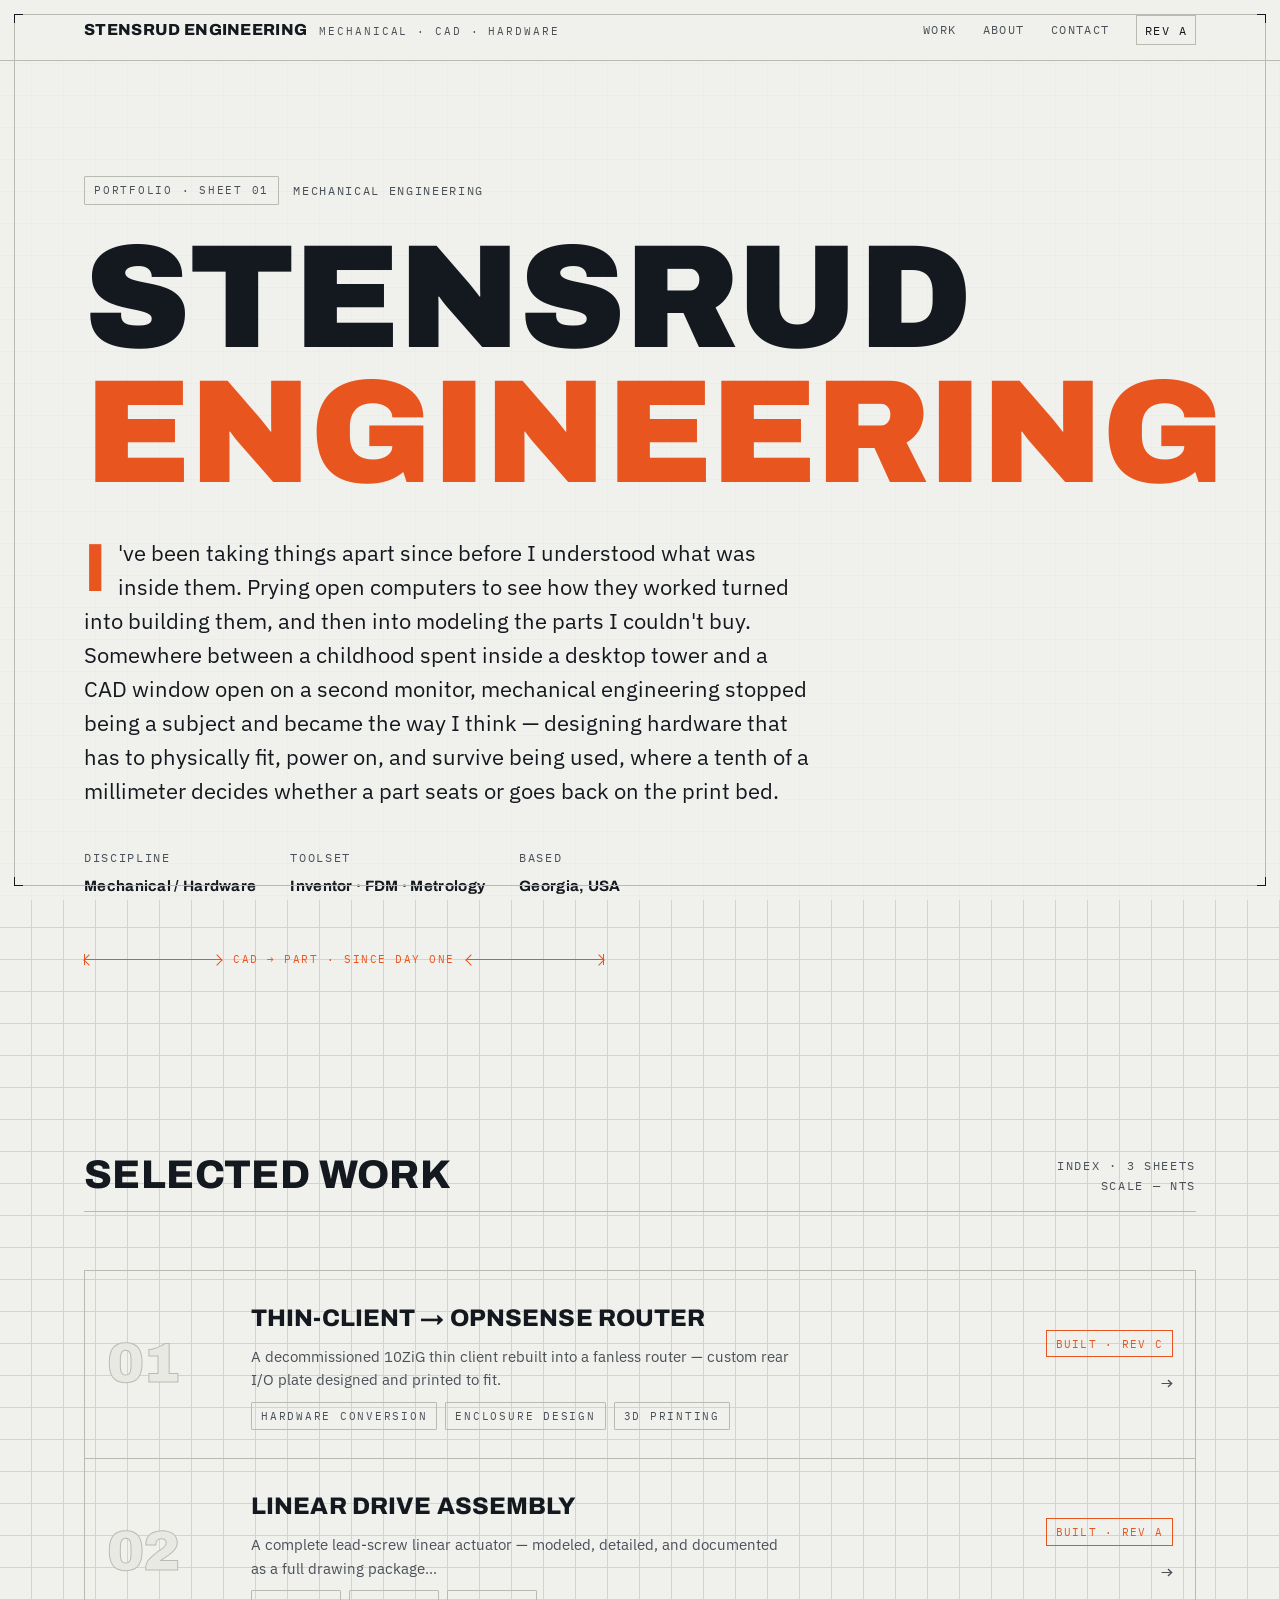
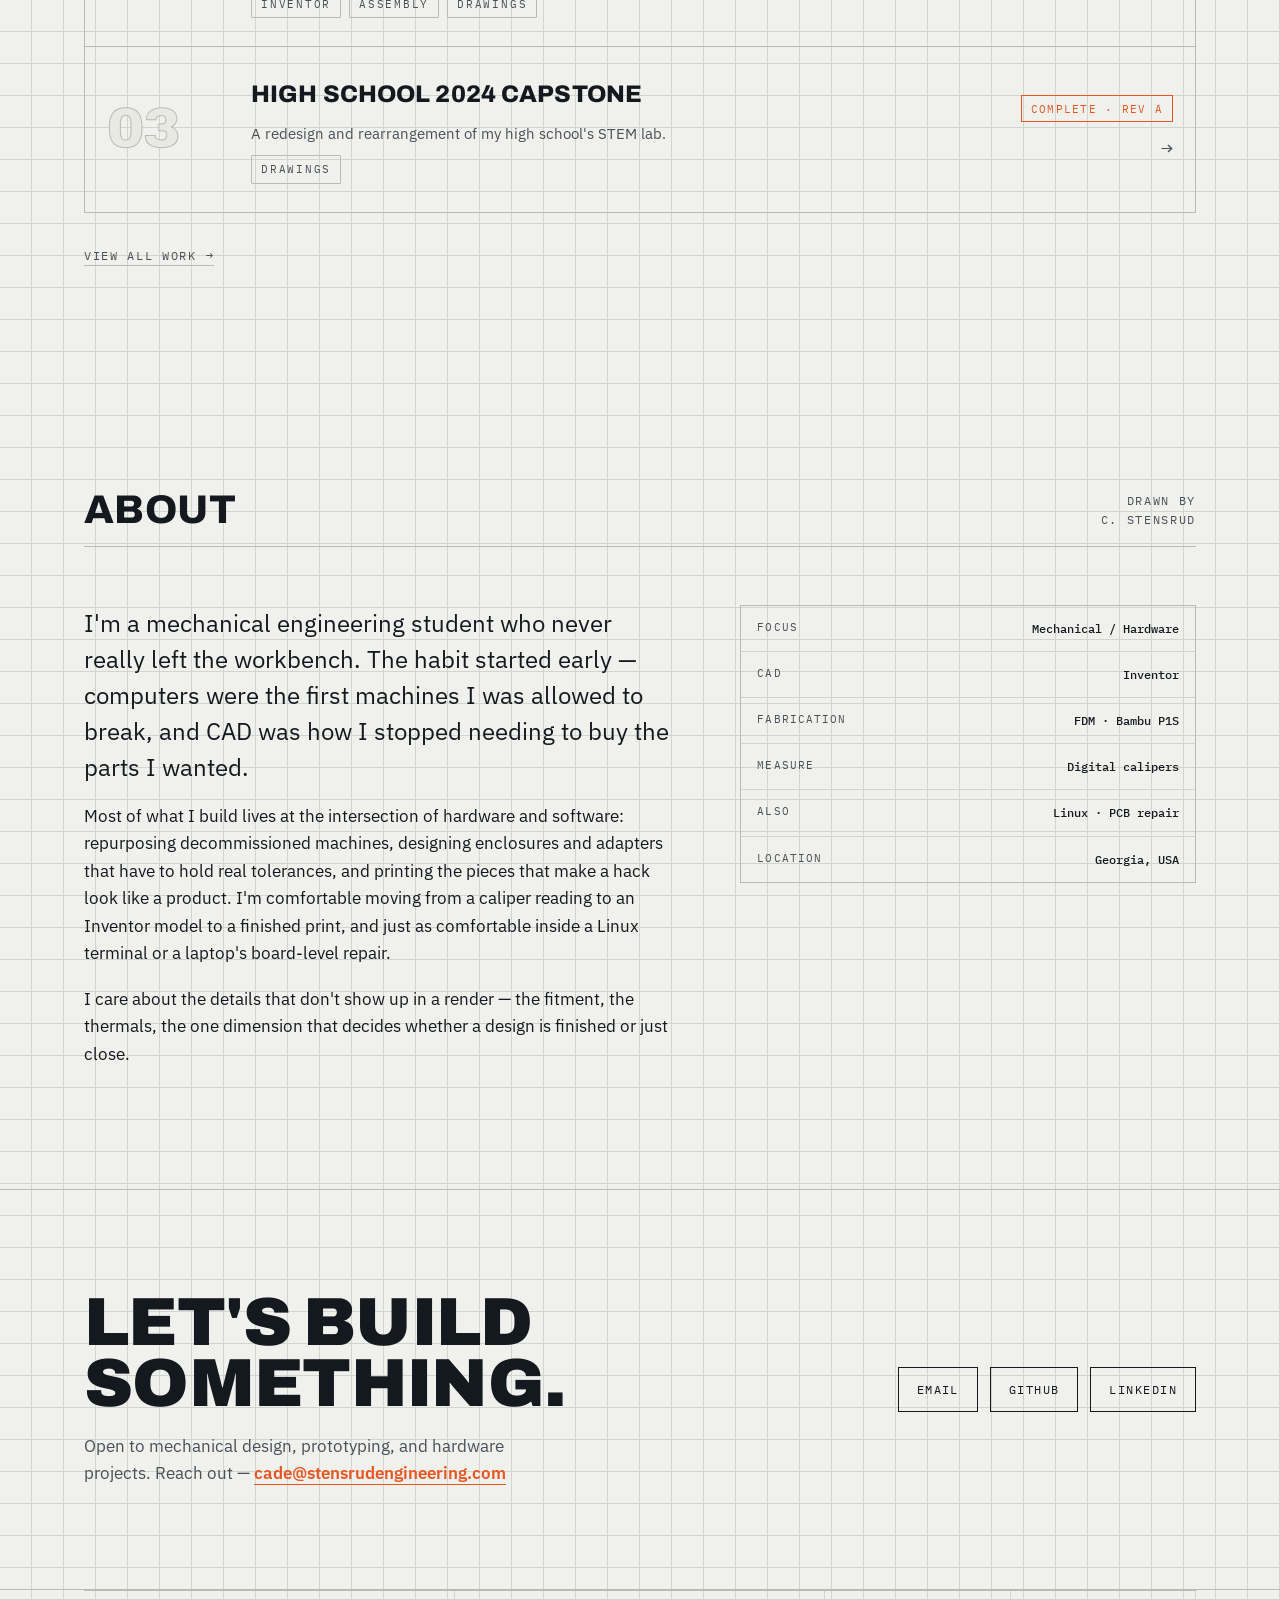
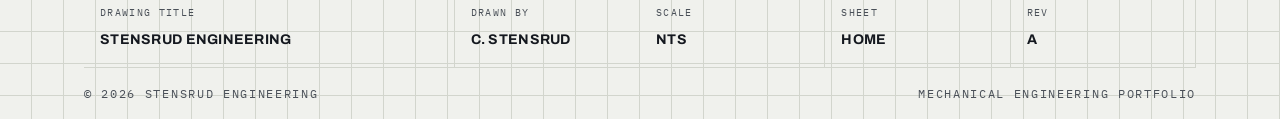
<file: index.html>
<!DOCTYPE html>
<html lang="en">
<!--
  ============================================================================
  STENSRUD ENGINEERING — Home
  ----------------------------------------------------------------------------
  SITE MAP
    index.html                          <- this file
    work.html                           <- index of all projects
    projects/thin-client-router.html    <- project 01 detail page
    projects/_template.html             <- copy this to add a new project
    styles.css                          <- shared design system, edit once

  ADDING A NEW PROJECT
    1. Duplicate projects/_template.html, rename it (e.g. jackson-guitar-mod.html)
    2. Fill in its content and photos
    3. Add one card for it in work.html's <div class="proj-list">
    That's the whole process — no other file needs to change.

  FRAMER
    Same notes as before: paste each page's <body> content into a Framer page,
    or use one Embed component per page. Add Archivo / IBM Plex Sans /
    IBM Plex Mono in Framer's font settings to match styles.css exactly.
  ============================================================================
-->
<head>
<meta charset="UTF-8" />
<meta name="viewport" content="width=device-width, initial-scale=1.0" />
<title>Stensrud Engineering — Mechanical Engineering Portfolio</title>
<link rel="preconnect" href="https://fonts.googleapis.com">
<link rel="preconnect" href="https://fonts.gstatic.com" crossorigin>
<link href="https://fonts.googleapis.com/css2?family=Archivo:wght@500;600;700;800;900&family=IBM+Plex+Mono:wght@400;500;600&family=IBM+Plex+Sans:wght@400;500;600&display=swap" rel="stylesheet">
<link rel="stylesheet" href="styles.css">
</head>
<body>

<div class="sheet-frame" aria-hidden="true"><span class="tl"></span><span class="tr"></span><span class="bl"></span><span class="br"></span></div>

<!-- ================= NAV ================= -->
<header class="nav">
  <div class="wrap nav-in">
    <a class="wordmark" href="index.html">
      <b>Stensrud Engineering</b>
      <span class="sub">Mechanical · CAD · Hardware</span>
    </a>
    <nav class="links">
      <a href="work.html">Work</a>
      <a href="index.html#about">About</a>
      <a href="index.html#contact">Contact</a>
      <a class="rev" href="index.html">Rev A</a>
    </nav>
  </div>
</header>

<!-- ================= HERO ================= -->
<div class="hero">
  <div class="wrap">
    <div class="eyebrow">
      <span class="tag">Portfolio · Sheet 01</span>
      <span class="mono">Mechanical Engineering</span>
    </div>
    <h1 class="hero-name">Stensrud<span class="l2">Engineering</span></h1>

    <p class="hero-lead">
      <span class="drop">I</span>'ve been taking things apart since before I understood what was inside them. Prying open computers to see how they worked turned into building them, and then into modeling the parts I couldn't buy. Somewhere between a childhood spent inside a desktop tower and a CAD window open on a second monitor, mechanical engineering stopped being a subject and became the way I think — designing hardware that has to physically fit, power on, and survive being used, where a tenth of a millimeter decides whether a part seats or goes back on the print bed.
    </p>

    <div class="hero-meta">
      <div><span class="mono">Discipline</span><b>Mechanical / Hardware</b></div>
      <div><span class="mono">Toolset</span><b>Inventor · FDM · Metrology</b></div>
      <div><span class="mono">Based</span><b>Georgia, USA</b></div>
    </div>

    <div class="hero-dim" aria-hidden="true">
      <div class="dim">
        <span class="cap"></span>
        <span class="rule arrow-l arrow-r"></span>
        <span class="val">CAD → PART · SINCE DAY ONE</span>
        <span class="rule arrow-l arrow-r"></span>
        <span class="cap"></span>
      </div>
    </div>
  </div>
</div>

<!-- ================= WORK TEASER ================= -->
<section>
  <div class="wrap">
    <div class="sec-head reveal">
      <h2>Selected Work</h2>
      <div class="idx">INDEX · 3 SHEETS<br>SCALE — NTS</div>
    </div>

    <div class="proj-list reveal">
      <a class="proj-card" href="thin-client-router.html">
        <div class="card-no">01</div>
        <div class="card-body">
          <h3>Thin-Client → OPNsense Router</h3>
          <p>A decommissioned 10ZiG thin client rebuilt into a fanless router — custom rear I/O plate designed and printed to fit.</p>
          <div class="card-tags">
            <span class="tag">Hardware conversion</span>
            <span class="tag">Enclosure design</span>
            <span class="tag">3D printing</span>
          </div>
        </div>
        <div class="card-right">
          <span class="card-status">Built · Rev C</span>
          <span class="card-arrow">→</span>
        </div>
      </a>

      <a class="proj-card" href="linear-drive.html">
        <div class="card-no">02</div>
        <div class="card-body">
          <h3>Linear Drive Assembly</h3>
          <p>A complete lead-screw linear actuator — modeled, detailed, and documented as a full drawing package...</p>
          <div class="card-tags">
            <span class="tag">Inventor</span>
            <span class="tag">Assembly</span>
            <span class="tag">Drawings</span>
          </div>
        </div>
        <div class="card-right">
          <span class="card-status">Built · Rev A</span>
          <span class="card-arrow">→</span>
        </div>
      </a>

      <a class="proj-card" href="stem-lab-capstone-page/stem-lab-capstone.html">
        <div class="card-no">03</div>
        <div class="card-body">
          <h3>High School 2024 Capstone</h3>
          <p>A redesign and rearrangement of my high school's STEM lab.</p>
          <div class="card-tags">
            <span class="tag">Drawings</span>
          </div>
        </div>
        <div class="card-right">
          <span class="card-status">Complete · Rev A</span>
          <span class="card-arrow">→</span>
        </div>
      </a>
    </div>

    <p style="margin-top:28px;"><a href="work.html" class="mono" style="border-bottom:1px solid var(--line-strong);padding-bottom:2px;">View all work →</a></p>
  </div>
</section>

<!-- ================= ABOUT ================= -->
<section id="about">
  <div class="wrap">
    <div class="sec-head reveal">
      <h2>About</h2>
      <div class="idx">DRAWN BY<br>C. STENSRUD</div>
    </div>
    <div class="about-grid reveal">
      <div>
        <p>I'm a mechanical engineering student who never really left the workbench. The habit started early — computers were the first machines I was allowed to break, and CAD was how I stopped needing to buy the parts I wanted.</p>
        <p>Most of what I build lives at the intersection of hardware and software: repurposing decommissioned machines, designing enclosures and adapters that have to hold real tolerances, and printing the pieces that make a hack look like a product. I'm comfortable moving from a caliper reading to an Inventor model to a finished print, and just as comfortable inside a Linux terminal or a laptop's board-level repair.</p>
        <p>I care about the details that don't show up in a render — the fitment, the thermals, the one dimension that decides whether a design is finished or just close.</p>
      </div>
      <div class="facts">
        <div class="row"><span class="k">Focus</span><span class="v">Mechanical / Hardware</span></div>
        <div class="row"><span class="k">CAD</span><span class="v">Inventor</span></div>
        <div class="row"><span class="k">Fabrication</span><span class="v">FDM · Bambu P1S</span></div>
        <div class="row"><span class="k">Measure</span><span class="v">Digital calipers</span></div>
        <div class="row"><span class="k">Also</span><span class="v">Linux · PCB repair</span></div>
        <div class="row"><span class="k">Location</span><span class="v">Georgia, USA</span></div>
      </div>
    </div>
  </div>
</section>

<!-- ================= CONTACT ================= -->
<section id="contact" class="contact">
  <div class="wrap contact-in reveal">
    <div>
      <h2>Let's build<br>something.</h2>
      <p style="margin:18px 0 0;max-width:44ch;color:var(--ink-soft);">Open to mechanical design, prototyping, and hardware projects. Reach out — <a class="mail" href="mailto:cade@stensrudengineering.com">cade@stensrudengineering.com</a></p>
    </div>
    <div class="cbtns">
      <a class="cbtn" href="mailto:cade@stensrudengineering.com">Email</a>
      <a class="cbtn" href="https://github.com/canonicallycade">GitHub</a>
      <a class="cbtn" href="https://www.linkedin.com/in/cade-stensrud/">LinkedIn</a>
    </div>
  </div>
</section>

<!-- ================= FOOTER TITLE BLOCK ================= -->
<footer>
  <div class="wrap" style="padding-top:0;padding-bottom:0;">
    <div class="titleblock">
      <div class="tb big"><span class="k">Drawing Title</span><span class="v">Stensrud Engineering</span></div>
      <div class="tb"><span class="k">Drawn By</span><span class="v">C. Stensrud</span></div>
      <div class="tb"><span class="k">Scale</span><span class="v">NTS</span></div>
      <div class="tb"><span class="k">Sheet</span><span class="v">Home</span></div>
      <div class="tb"><span class="k">Rev</span><span class="v">A</span></div>
    </div>
    <div style="display:flex;justify-content:space-between;flex-wrap:wrap;gap:12px;padding:16px 0;">
      <span class="mono">© <span id="yr"></span> Stensrud Engineering</span>
      <span class="mono">Mechanical Engineering Portfolio</span>
    </div>
  </div>
</footer>

<script>
  document.getElementById('yr').textContent = new Date().getFullYear();
  const io = new IntersectionObserver((entries)=>{
    entries.forEach(e=>{ if(e.isIntersecting){ e.target.classList.add('in'); io.unobserve(e.target);} });
  },{threshold:.12});
  document.querySelectorAll('.reveal').forEach(el=>io.observe(el));
</script>
</body>
</html>
</file>
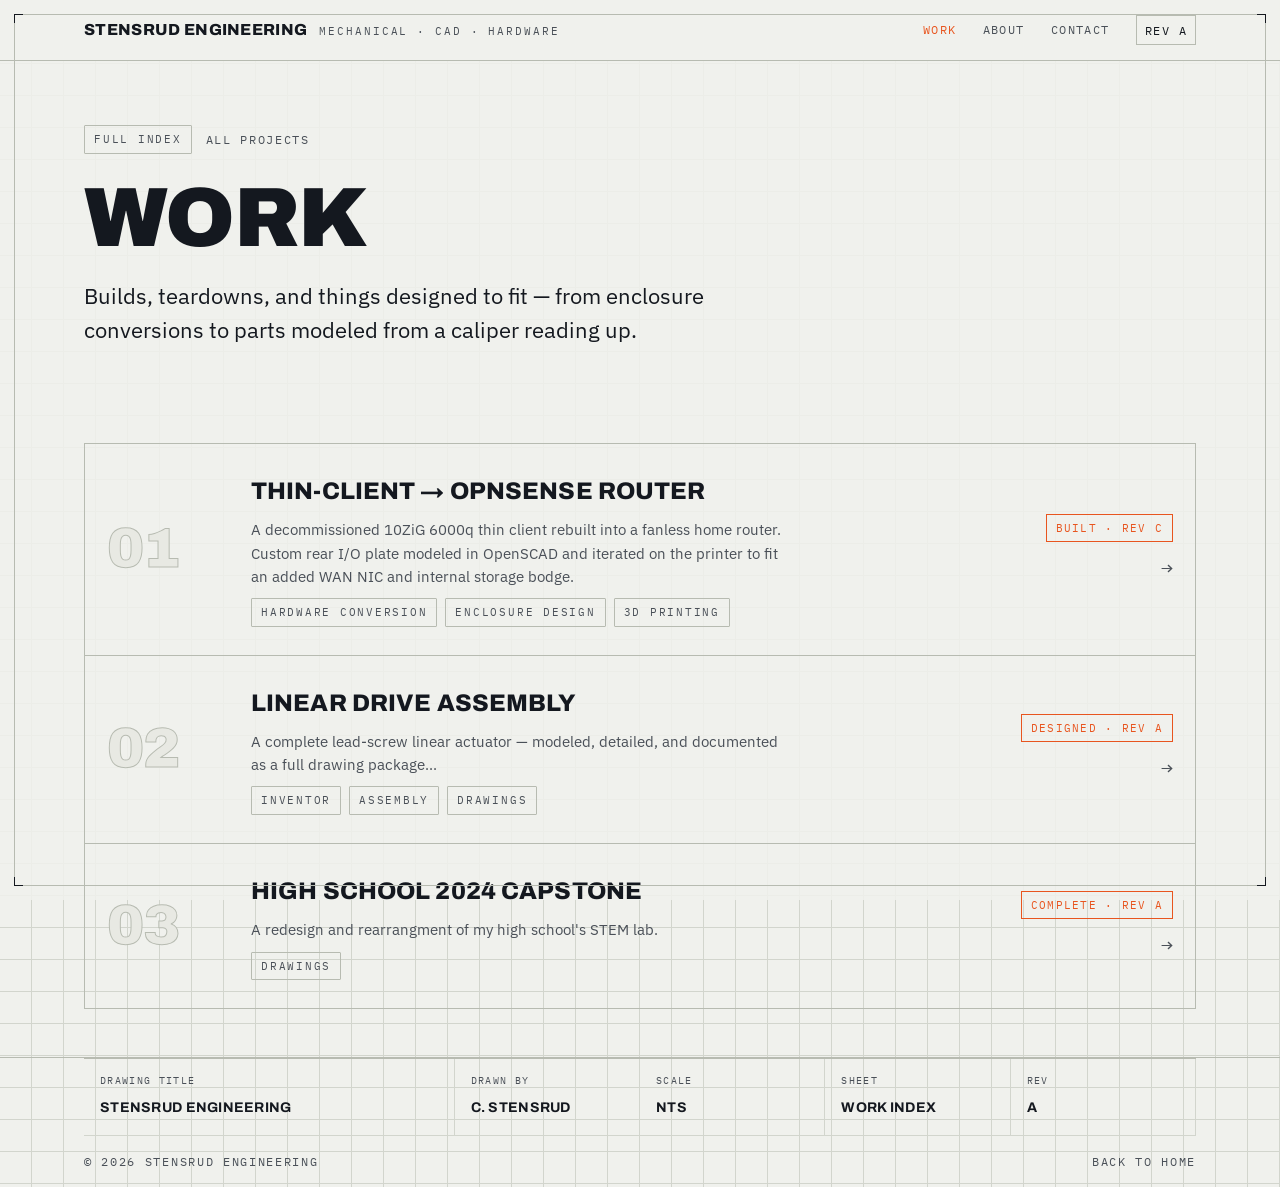
<file: work.html>
<!DOCTYPE html>
<html lang="en">
<!--
  ADDING A NEW PROJECT CARD
    Copy one <a class="proj-card">...</a> block below, update the number,
    title, description, tags, status, href, and the id="project-0N" anchor.
    Order top to bottom is the order they'll appear.
-->
<head>
<meta charset="UTF-8" />
<meta name="viewport" content="width=device-width, initial-scale=1.0" />
<title>Work — Stensrud Engineering</title>
<link rel="preconnect" href="https://fonts.googleapis.com">
<link rel="preconnect" href="https://fonts.gstatic.com" crossorigin>
<link href="https://fonts.googleapis.com/css2?family=Archivo:wght@500;600;700;800;900&family=IBM+Plex+Mono:wght@400;500;600&family=IBM+Plex+Sans:wght@400;500;600&display=swap" rel="stylesheet">
<link rel="stylesheet" href="styles.css">
</head>
<body>

<div class="sheet-frame" aria-hidden="true"><span class="tl"></span><span class="tr"></span><span class="bl"></span><span class="br"></span></div>

<header class="nav">
  <div class="wrap nav-in">
    <a class="wordmark" href="index.html">
      <b>Stensrud Engineering</b>
      <span class="sub">Mechanical · CAD · Hardware</span>
    </a>
    <nav class="links">
      <a href="work.html" class="active">Work</a>
      <a href="index.html#about">About</a>
      <a href="index.html#contact">Contact</a>
      <a class="rev" href="index.html">Rev A</a>
    </nav>
  </div>
</header>

<div class="hero compact">
  <div class="wrap">
    <div class="eyebrow">
      <span class="tag">Full Index</span>
      <span class="mono">All Projects</span>
    </div>
    <h1 class="hero-name mid">Work</h1>
    <p class="hero-lead" style="margin-top:22px;">Builds, teardowns, and things designed to fit — from enclosure conversions to parts modeled from a caliper reading up.</p>
  </div>
</div>

<section class="tight">
  <div class="wrap">
    <div class="proj-list reveal">

      <a class="proj-card" href="thin-client-router.html" id="project-01">
        <div class="card-no">01</div>
        <div class="card-body">
          <h3>Thin-Client → OPNsense Router</h3>
          <p>A decommissioned 10ZiG 6000q thin client rebuilt into a fanless home router. Custom rear I/O plate modeled in OpenSCAD and iterated on the printer to fit an added WAN NIC and internal storage bodge.</p>
          <div class="card-tags">
            <span class="tag">Hardware conversion</span>
            <span class="tag">Enclosure design</span>
            <span class="tag">3D printing</span>
          </div>
        </div>
        <div class="card-right">
          <span class="card-status">Built · Rev C</span>
          <span class="card-arrow">→</span>
        </div>
      </a>

      <a class="proj-card" href="linear-drive.html">
        <div class="card-no">02</div>
        <div class="card-body">
          <h3>Linear Drive Assembly</h3>
          <p>A complete lead-screw linear actuator — modeled, detailed, and documented as a full drawing package...</p>
          <div class="card-tags">
            <span class="tag">Inventor</span>
            <span class="tag">Assembly</span>
            <span class="tag">Drawings</span>
          </div>
        </div>
        <div class="card-right">
          <span class="card-status">Designed · Rev A</span>
          <span class="card-arrow">→</span>
        </div>
      </a>

     <a class="proj-card" href="stem-lab-capstone-page/stem-lab-capstone.html">
        <div class="card-no">03</div>
        <div class="card-body">
          <h3>High School 2024 Capstone</h3>
          <p>A redesign and rearrangment of my high school's STEM lab.</p>
          <div class="card-tags">
            <span class="tag">Drawings</span>
          </div>
        </div>
        <div class="card-right">
          <span class="card-status">Complete · Rev A</span>
          <span class="card-arrow">→</span>
        </div>
      </a>
    </div>

    </div>
  </div>
</section>

<footer>
  <div class="wrap" style="padding-top:0;padding-bottom:0;">
    <div class="titleblock">
      <div class="tb big"><span class="k">Drawing Title</span><span class="v">Stensrud Engineering</span></div>
      <div class="tb"><span class="k">Drawn By</span><span class="v">C. Stensrud</span></div>
      <div class="tb"><span class="k">Scale</span><span class="v">NTS</span></div>
      <div class="tb"><span class="k">Sheet</span><span class="v">Work Index</span></div>
      <div class="tb"><span class="k">Rev</span><span class="v">A</span></div>
    </div>
    <div style="display:flex;justify-content:space-between;flex-wrap:wrap;gap:12px;padding:16px 0;">
      <span class="mono">© <span id="yr"></span> Stensrud Engineering</span>
      <span class="mono"><a href="index.html">Back to home</a></span>
    </div>
  </div>
</footer>

<script>
  document.getElementById('yr').textContent = new Date().getFullYear();
  const io = new IntersectionObserver((entries)=>{
    entries.forEach(e=>{ if(e.isIntersecting){ e.target.classList.add('in'); io.unobserve(e.target);} });
  },{threshold:.12});
  document.querySelectorAll('.reveal').forEach(el=>io.observe(el));
</script>
</body>
</html>
</file>
<file: styles.css>
/* ============================================================================
   STENSRUD ENGINEERING — shared stylesheet
   Used by index.html, work.html, and every page in /projects/
   Edit tokens in :root to restyle the whole site at once.
   ============================================================================ */

:root{
  --paper:#F0F1ED;
  --paper-2:#E8E9E3;
  --ink:#14181F;
  --ink-soft:#4A5058;
  --line:#D2D5CD;
  --line-strong:#B7BBB1;
  --accent:#E8551F;      /* machined / cutting-torch orange */
  --steel:#3E5C73;       /* muted technical blue, reserved for future use */
  --font-display:'Archivo', sans-serif;
  --font-body:'IBM Plex Sans', sans-serif;
  --font-mono:'IBM Plex Mono', monospace;
  --maxw:1240px;
  --gutter:clamp(20px, 5vw, 64px);
}

*{box-sizing:border-box;}
html{scroll-behavior:smooth;}
body{
  margin:0;
  background:var(--paper);
  color:var(--ink);
  font-family:var(--font-body);
  font-size:17px;
  line-height:1.6;
  -webkit-font-smoothing:antialiased;
  background-image:
    linear-gradient(var(--line) 1px, transparent 1px),
    linear-gradient(90deg, var(--line) 1px, transparent 1px);
  background-size:32px 32px;
  background-position:-1px -1px;
}
body::before{
  content:"";position:fixed;inset:0;background:var(--paper);opacity:.86;z-index:-1;pointer-events:none;
}

::selection{background:var(--accent);color:#fff;}
a{color:inherit;text-decoration:none;}

/* ---- sheet border frame ---- */
.sheet-frame{position:fixed;inset:14px;border:1px solid var(--line-strong);pointer-events:none;z-index:40;}
.sheet-frame span{position:absolute;width:9px;height:9px;border:1px solid var(--ink);}
.sheet-frame .tl{top:-1px;left:-1px;border-right:0;border-bottom:0;}
.sheet-frame .tr{top:-1px;right:-1px;border-left:0;border-bottom:0;}
.sheet-frame .bl{bottom:-1px;left:-1px;border-right:0;border-top:0;}
.sheet-frame .br{bottom:-1px;right:-1px;border-left:0;border-top:0;}

.wrap{max-width:var(--maxw);margin:0 auto;padding:0 var(--gutter);}

.mono{font-family:var(--font-mono);font-size:12px;letter-spacing:.14em;text-transform:uppercase;color:var(--ink-soft);}
.tag{display:inline-block;font-family:var(--font-mono);font-size:11px;letter-spacing:.16em;text-transform:uppercase;color:var(--ink-soft);border:1px solid var(--line-strong);padding:5px 9px 4px;border-radius:1px;}

/* ================= NAV ================= */
header.nav{position:sticky;top:0;z-index:30;background:rgba(240,241,237,.86);backdrop-filter:blur(6px);border-bottom:1px solid var(--line-strong);}
.nav-in{display:flex;align-items:center;justify-content:space-between;height:60px;}
.wordmark{display:flex;align-items:baseline;gap:12px;}
.wordmark b{font-family:var(--font-display);font-weight:800;letter-spacing:.02em;font-size:16px;text-transform:uppercase;}
.wordmark .sub{font-family:var(--font-mono);font-size:10.5px;letter-spacing:.18em;color:var(--ink-soft);text-transform:uppercase;}
nav.links{display:flex;gap:26px;align-items:center;}
nav.links a{font-family:var(--font-mono);font-size:12px;letter-spacing:.12em;text-transform:uppercase;color:var(--ink-soft);transition:color .2s;}
nav.links a:hover,nav.links a.active{color:var(--accent);}
nav.links .rev{border:1px solid var(--line-strong);padding:5px 8px 4px;color:var(--ink);}
@media(max-width:720px){ nav.links a:not(.rev){display:none;} }

/* breadcrumb (project pages) */
.crumb{display:flex;align-items:center;gap:10px;padding:22px 0 0;}
.crumb a{font-family:var(--font-mono);font-size:12px;letter-spacing:.1em;text-transform:uppercase;color:var(--ink-soft);}
.crumb a:hover{color:var(--accent);}
.crumb .sep{color:var(--line-strong);}
.crumb .here{font-family:var(--font-mono);font-size:12px;letter-spacing:.1em;text-transform:uppercase;color:var(--ink);}

/* ================= HERO ================= */
.hero{padding:clamp(48px,9vw,120px) 0 clamp(40px,7vw,84px);position:relative;}
.hero.compact{padding:clamp(36px,6vw,64px) 0 clamp(28px,5vw,48px);}
.hero .eyebrow{margin-bottom:26px;display:flex;align-items:center;gap:14px;flex-wrap:wrap;}
.hero-name{font-family:var(--font-display);font-weight:900;line-height:.92;letter-spacing:-.01em;font-size:clamp(46px, 11.5vw, 148px);text-transform:uppercase;margin:0;}
.hero-name.mid{font-size:clamp(34px,7vw,84px);}
.hero-name .l2{display:block;color:var(--accent);}
.hero-lead{max-width:56ch;margin:34px 0 0;font-size:clamp(18px,2.2vw,22px);line-height:1.55;color:var(--ink);}
.hero-lead .drop{float:left;font-family:var(--font-display);font-weight:800;font-size:3.1em;line-height:.78;padding:6px 12px 0 0;color:var(--accent);}
.hero-meta{display:flex;gap:34px;flex-wrap:wrap;margin-top:40px;}
.hero-meta div .mono{display:block;margin-bottom:4px;}
.hero-meta div b{font-family:var(--font-display);font-weight:700;font-size:15px;letter-spacing:.02em;}

/* dimension line — signature device */
.dim{display:flex;align-items:center;gap:0;width:100%;color:var(--accent);}
.dim .rule{flex:1;height:1px;background:var(--accent);position:relative;}
.dim .cap{width:1px;height:11px;background:var(--accent);}
.dim .arrow-l::before,.dim .arrow-r::after{content:"";position:absolute;top:50%;width:7px;height:7px;border:1px solid var(--accent);border-width:1px 0 0 1px;}
.dim .arrow-l::before{left:0;transform:translateY(-50%) rotate(-45deg);}
.dim .arrow-r::after{right:0;transform:translateY(-50%) rotate(135deg);}
.dim .val{font-family:var(--font-mono);font-size:11px;letter-spacing:.14em;color:var(--accent);padding:0 12px;white-space:nowrap;}
.hero-dim{margin-top:52px;max-width:520px;}
@keyframes drawline{from{transform:scaleX(0);}to{transform:scaleX(1);}}
.hero-dim .rule{transform-origin:left center;animation:drawline 1.1s .3s ease both;}
@media(prefers-reduced-motion:reduce){.hero-dim .rule{animation:none;}}

/* ================= SECTION SHELL ================= */
section{padding:clamp(56px,8vw,104px) 0;position:relative;}
section.tight{padding:clamp(28px,4vw,48px) 0;}
.sec-head{display:flex;align-items:flex-end;justify-content:space-between;gap:24px;border-bottom:1px solid var(--line-strong);padding-bottom:16px;margin-bottom:clamp(34px,5vw,58px);}
.sec-head h2{font-family:var(--font-display);font-weight:800;text-transform:uppercase;letter-spacing:.01em;font-size:clamp(24px,4vw,40px);margin:0;line-height:1;}
.sec-head .idx{font-family:var(--font-mono);font-size:12px;letter-spacing:.14em;color:var(--ink-soft);text-align:right;}

/* ================= PROJECT INDEX CARDS (work.html) ================= */
.proj-list{display:flex;flex-direction:column;}
.proj-card{display:grid;grid-template-columns:120px 1fr auto;gap:24px;align-items:center;padding:28px 22px;border:1px solid var(--line-strong);text-decoration:none;transition:background .2s,border-color .2s;}
.proj-card + .proj-card{margin-top:-1px;}
.proj-card:hover{background:rgba(255,255,255,.5);border-color:var(--accent);}
.proj-card:hover .card-arrow{transform:translateX(4px);color:var(--accent);}
@media(max-width:640px){.proj-card{grid-template-columns:64px 1fr;}}
.card-no{font-family:var(--font-display);font-weight:900;font-size:clamp(34px,5vw,56px);line-height:.8;color:var(--paper-2);-webkit-text-stroke:1px var(--line-strong);letter-spacing:-.02em;}
.card-body h3{font-family:var(--font-display);font-weight:800;text-transform:uppercase;font-size:clamp(18px,2.6vw,24px);margin:0 0 8px;letter-spacing:.005em;}
.card-body p{margin:0 0 10px;color:var(--ink-soft);font-size:14.5px;max-width:60ch;}
.card-tags{display:flex;gap:8px;flex-wrap:wrap;}
.card-right{display:flex;flex-direction:column;align-items:flex-end;gap:10px;text-align:right;}
@media(max-width:640px){.card-right{grid-column:1 / -1;flex-direction:row;justify-content:space-between;align-items:center;margin-top:6px;}}
.card-status{font-family:var(--font-mono);font-size:10.5px;letter-spacing:.12em;text-transform:uppercase;color:var(--accent);border:1px solid var(--accent);padding:5px 9px 4px;white-space:nowrap;}
.card-status.wip{color:var(--ink-soft);border-color:var(--line-strong);}
.card-arrow{font-family:var(--font-mono);font-size:20px;color:var(--ink-soft);transition:.2s;}

/* ================= PROJECT SHEET (individual project page) ================= */
.project{border:1px solid var(--line-strong);background:rgba(255,255,255,.35);}
.proj-top{display:flex;flex-wrap:wrap;align-items:flex-start;justify-content:space-between;gap:20px;padding:clamp(22px,3vw,34px) clamp(22px,3vw,34px) 0;}
.proj-no{font-family:var(--font-display);font-weight:900;font-size:clamp(40px,7vw,72px);line-height:.8;color:var(--paper-2);-webkit-text-stroke:1px var(--line-strong);letter-spacing:-.02em;}
.proj-titles h1,.proj-titles h3{font-family:var(--font-display);font-weight:800;text-transform:uppercase;font-size:clamp(24px,4vw,42px);margin:0 0 10px;line-height:1.02;letter-spacing:.005em;}
.proj-tags{display:flex;gap:8px;flex-wrap:wrap;}
.proj-status{font-family:var(--font-mono);font-size:11px;letter-spacing:.14em;text-transform:uppercase;color:var(--accent);border:1px solid var(--accent);padding:6px 10px 5px;white-space:nowrap;}
.proj-status.wip{color:var(--ink-soft);border-color:var(--line-strong);}

.proj-body{padding:clamp(22px,3vw,34px);display:grid;grid-template-columns:1.55fr 1fr;gap:clamp(24px,4vw,48px);}
@media(max-width:860px){.proj-body{grid-template-columns:1fr;}}
.proj-body p.lead{margin:0 0 22px;font-size:17px;line-height:1.62;}
.proj-body p.lead + p{margin:0 0 18px;color:var(--ink-soft);font-size:15.5px;}

.spec{border:1px solid var(--line-strong);align-self:start;}
.spec .cap{background:var(--ink);color:var(--paper);font-family:var(--font-mono);font-size:11px;letter-spacing:.16em;text-transform:uppercase;padding:9px 14px;}
.spec dl{margin:0;}
.spec .row{display:grid;grid-template-columns:.9fr 1.1fr;border-top:1px solid var(--line);}
.spec .row:first-of-type{border-top:0;}
.spec dt{font-family:var(--font-mono);font-size:10.5px;letter-spacing:.1em;text-transform:uppercase;color:var(--ink-soft);padding:10px 14px;border-right:1px solid var(--line);}
.spec dd{margin:0;padding:10px 14px;font-size:13.5px;font-weight:500;}

.gallery{padding:0 clamp(22px,3vw,34px) clamp(22px,3vw,34px);display:grid;grid-template-columns:repeat(2,1fr);gap:14px;}
@media(max-width:640px){.gallery{grid-template-columns:1fr;}}
figure.shot{margin:0;border:1px solid var(--line-strong);background:var(--paper-2);overflow:hidden;position:relative;}
figure.shot img{display:block;width:100%;height:100%;object-fit:cover;aspect-ratio:4/3;transition:transform .5s ease;}
figure.shot:hover img{transform:scale(1.03);}
figure.shot figcaption{font-family:var(--font-mono);font-size:10.5px;letter-spacing:.08em;text-transform:uppercase;color:var(--ink-soft);padding:9px 12px;background:var(--paper);border-top:1px solid var(--line-strong);display:flex;justify-content:space-between;gap:10px;}
figure.shot figcaption span:last-child{color:var(--accent);}

.viewport-band{padding:0 clamp(22px,3vw,34px) clamp(24px,3vw,36px);}
.viewport-grid{display:grid;grid-template-columns:1fr 1fr;gap:14px;}
@media(max-width:640px){.viewport-grid{grid-template-columns:1fr;}}
.viewport{
  position:relative;aspect-ratio:16/11;border:1px dashed var(--line-strong);
  background:
    radial-gradient(circle at center, rgba(62,92,115,.05), transparent 70%),
    repeating-linear-gradient(0deg, transparent 0 23px, var(--line) 23px 24px),
    repeating-linear-gradient(90deg, transparent 0 23px, var(--line) 23px 24px);
  display:flex;flex-direction:column;align-items:center;justify-content:center;text-align:center;gap:10px;overflow:hidden;
}
.viewport .reticle{width:34px;height:34px;position:relative;opacity:.55;}
.viewport .reticle::before,.viewport .reticle::after{content:"";position:absolute;background:var(--accent);}
.viewport .reticle::before{left:50%;top:0;bottom:0;width:1px;transform:translateX(-50%);}
.viewport .reticle::after{top:50%;left:0;right:0;height:1px;transform:translateY(-50%);}
.viewport .vp-title{font-family:var(--font-display);font-weight:700;text-transform:uppercase;letter-spacing:.02em;font-size:15px;}
.viewport .vp-sub{font-family:var(--font-mono);font-size:10.5px;letter-spacing:.1em;text-transform:uppercase;color:var(--ink-soft);max-width:30ch;}
.viewport .axis{position:absolute;left:12px;bottom:12px;font-family:var(--font-mono);font-size:9.5px;letter-spacing:.1em;color:var(--ink-soft);line-height:1.3;}
.viewport .axis b{color:var(--accent);}
.viewport .vp-corner{position:absolute;width:10px;height:10px;border:1px solid var(--ink-soft);}
.viewport .c1{top:8px;left:8px;border-right:0;border-bottom:0;}
.viewport .c2{top:8px;right:8px;border-left:0;border-bottom:0;}
.viewport .c3{bottom:8px;right:8px;border-left:0;border-top:0;}
.viewport .vp-num{position:absolute;top:10px;right:12px;font-family:var(--font-mono);font-size:10px;letter-spacing:.1em;color:var(--ink-soft);}

/* prev/next project footer nav */
.proj-pagenav{display:grid;grid-template-columns:1fr 1fr;border-top:1px solid var(--line-strong);}
@media(max-width:640px){.proj-pagenav{grid-template-columns:1fr;}}
.proj-pagenav a{padding:22px clamp(22px,3vw,34px);display:flex;flex-direction:column;gap:6px;transition:background .2s;}
.proj-pagenav a:hover{background:rgba(255,255,255,.5);}
.proj-pagenav a.next{text-align:right;align-items:flex-end;border-left:1px solid var(--line-strong);}
@media(max-width:640px){.proj-pagenav a.next{border-left:0;border-top:1px solid var(--line-strong);}}
.proj-pagenav .pn-label{font-family:var(--font-mono);font-size:10.5px;letter-spacing:.14em;text-transform:uppercase;color:var(--ink-soft);}
.proj-pagenav .pn-title{font-family:var(--font-display);font-weight:700;text-transform:uppercase;font-size:16px;}

/* ================= ABOUT ================= */
.about-grid{display:grid;grid-template-columns:1.3fr 1fr;gap:clamp(28px,5vw,64px);align-items:start;}
@media(max-width:820px){.about-grid{grid-template-columns:1fr;}}
.about-grid p{font-size:17px;line-height:1.62;margin:0 0 18px;}
.about-grid p:first-child{font-size:clamp(19px,2.4vw,24px);line-height:1.5;}
.facts{border:1px solid var(--line-strong);}
.facts .row{display:flex;justify-content:space-between;gap:16px;padding:13px 16px;border-top:1px solid var(--line);}
.facts .row:first-child{border-top:0;}
.facts .k{font-family:var(--font-mono);font-size:11px;letter-spacing:.1em;text-transform:uppercase;color:var(--ink-soft);}
.facts .v{font-family:var(--font-mono);font-size:12px;font-weight:500;text-align:right;}

/* ================= CONTACT ================= */
.contact{border-top:1px solid var(--line-strong);}
.contact-in{display:flex;flex-wrap:wrap;align-items:center;justify-content:space-between;gap:26px;}
.contact h2{font-family:var(--font-display);font-weight:900;text-transform:uppercase;font-size:clamp(30px,6vw,68px);line-height:.9;margin:0;letter-spacing:-.01em;}
.contact a.mail{color:var(--accent);border-bottom:1px solid var(--accent);font-weight:600;}
.contact .cbtns{display:flex;gap:12px;flex-wrap:wrap;}
.contact .cbtn{font-family:var(--font-mono);font-size:12px;letter-spacing:.12em;text-transform:uppercase;border:1px solid var(--ink);padding:12px 18px;transition:.2s;}
.contact .cbtn:hover{background:var(--ink);color:var(--paper);}

/* ================= FOOTER TITLE BLOCK ================= */
footer{border-top:1px solid var(--line-strong);margin-top:0;}
.titleblock{display:grid;grid-template-columns:repeat(6,1fr);border-top:1px solid var(--line-strong);}
@media(max-width:720px){.titleblock{grid-template-columns:repeat(2,1fr);}}
.tb{padding:14px 16px;border-right:1px solid var(--line);border-bottom:1px solid var(--line);}
.tb .k{font-family:var(--font-mono);font-size:9.5px;letter-spacing:.14em;text-transform:uppercase;color:var(--ink-soft);display:block;margin-bottom:5px;}
.tb .v{font-family:var(--font-display);font-weight:700;font-size:14px;text-transform:uppercase;letter-spacing:.02em;}
.tb.big{grid-column:span 2;}
@media(max-width:720px){.tb.big{grid-column:span 2;}}

/* reveal animation */
.reveal{opacity:0;transform:translateY(18px);transition:opacity .7s ease,transform .7s ease;}
.reveal.in{opacity:1;transform:none;}
@media(prefers-reduced-motion:reduce){
  .reveal{opacity:1;transform:none;transition:none;}
  html{scroll-behavior:auto;}
}

:focus-visible{outline:2px solid var(--accent);outline-offset:3px;}
</file>
